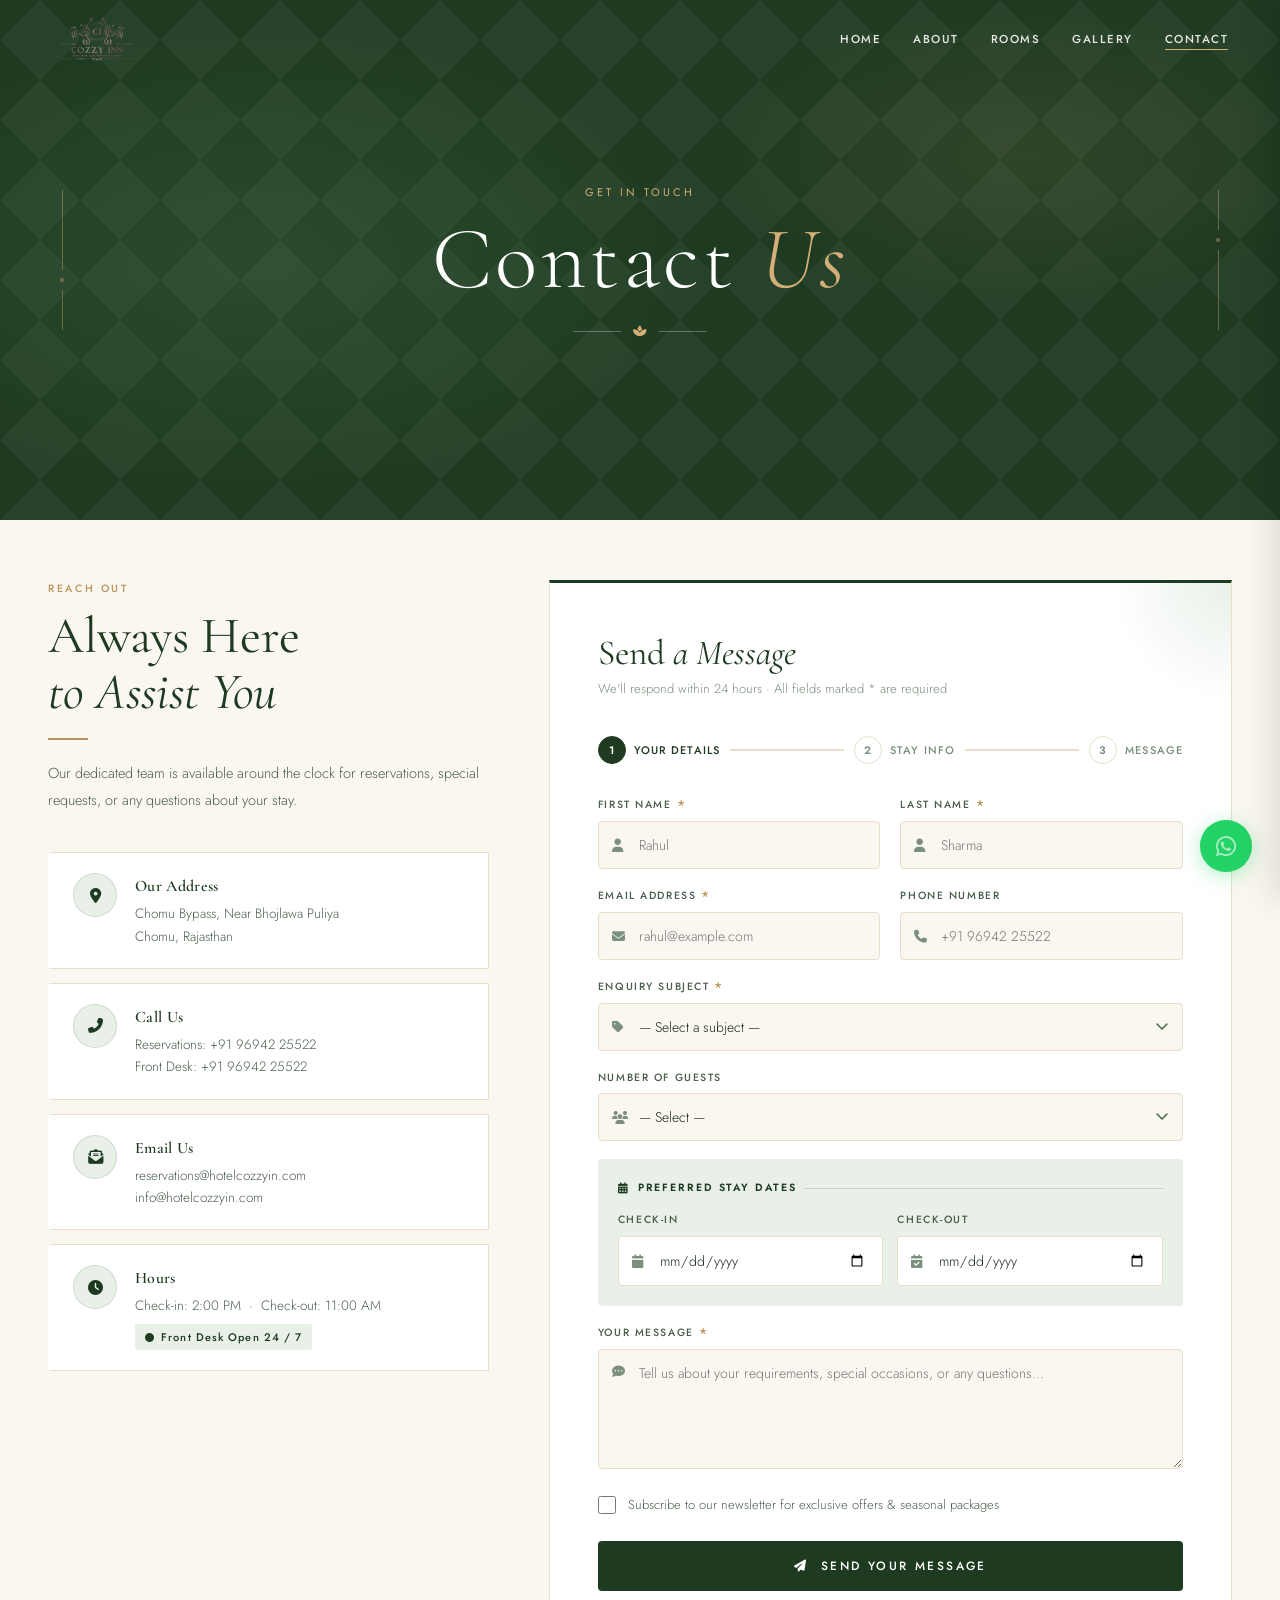
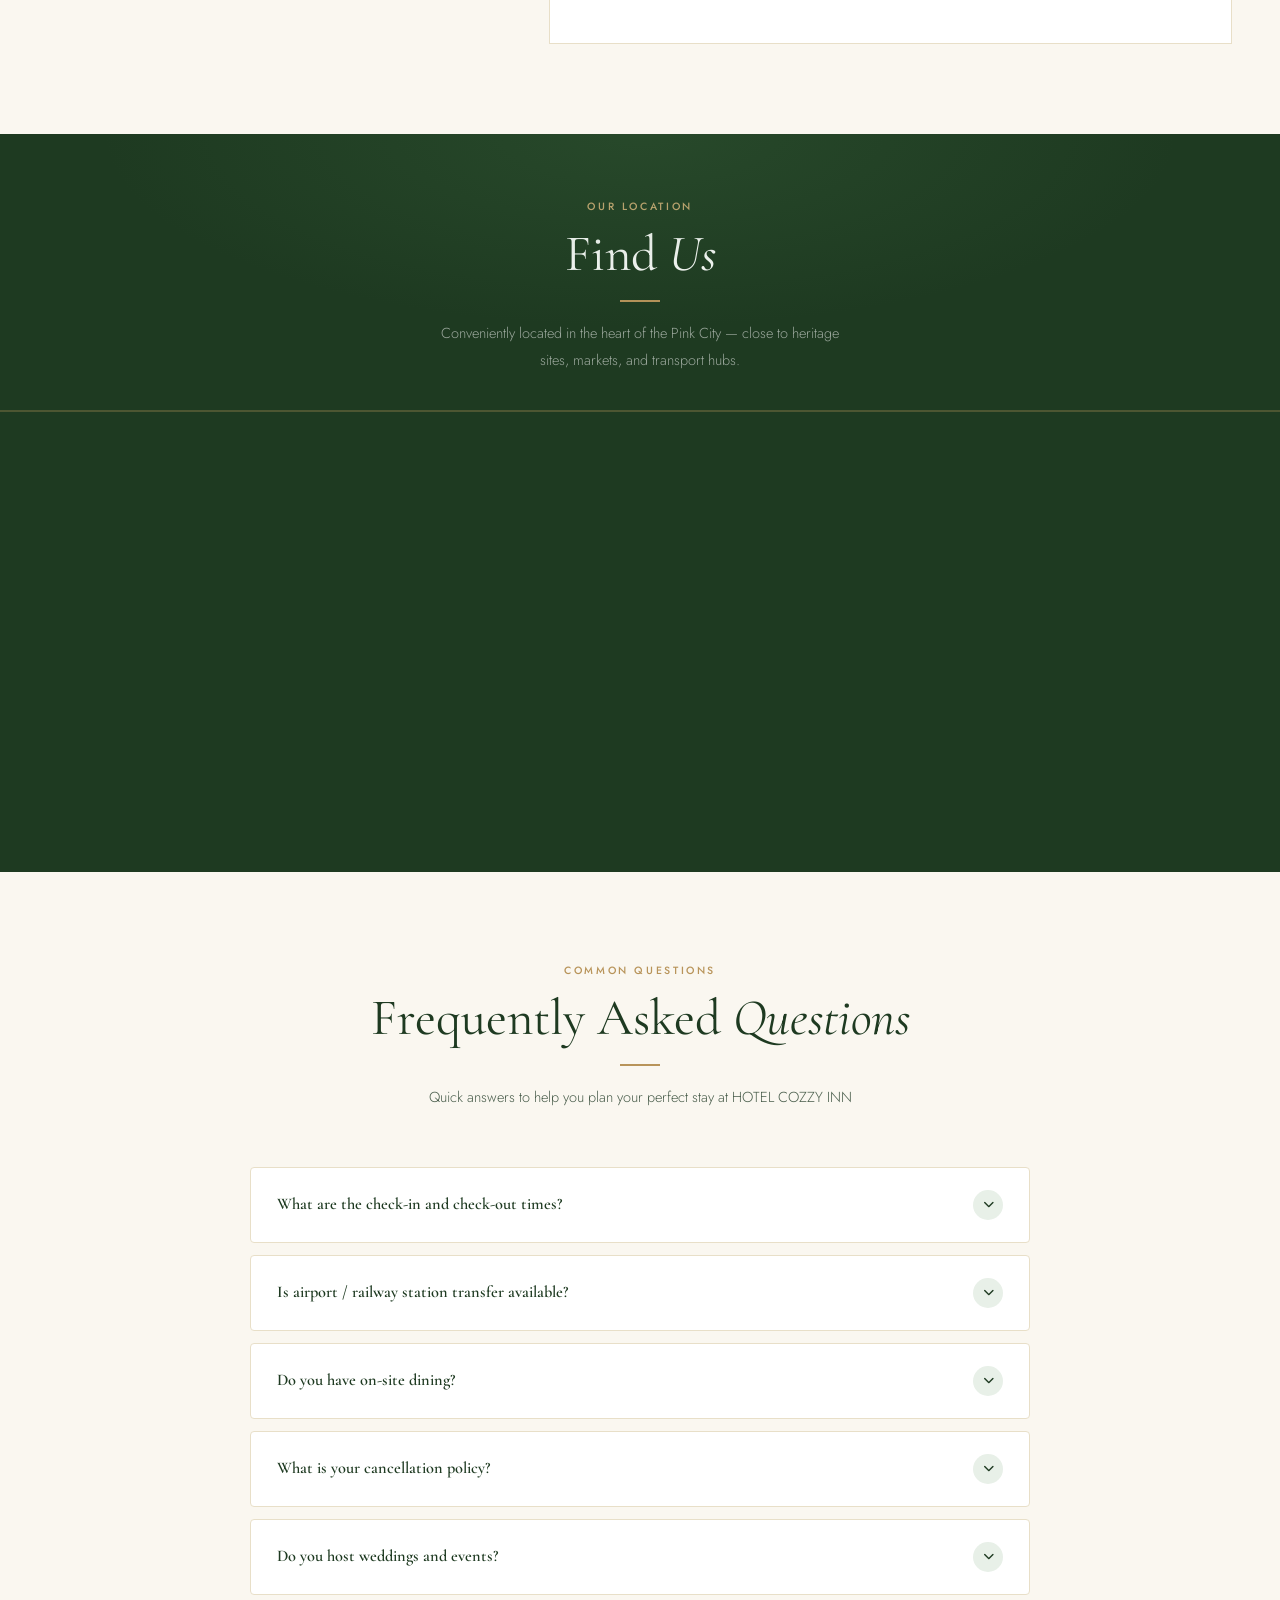
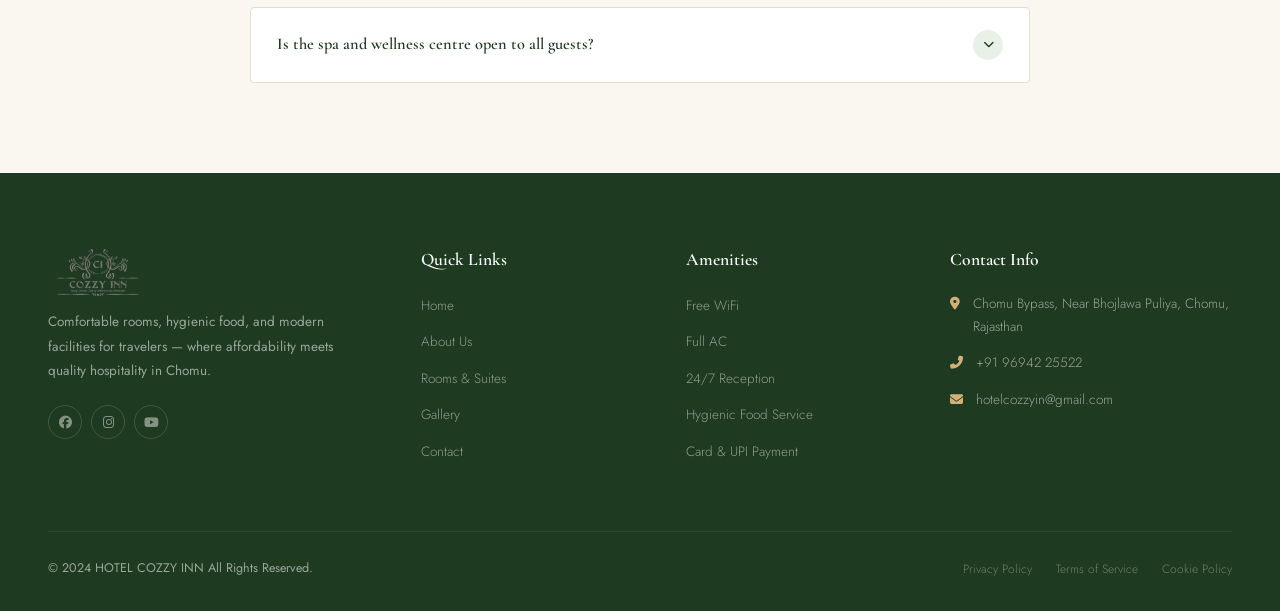
<file: contact.html>
<!DOCTYPE html>
<html lang="en">

<head>
    <meta charset="UTF-8">
    <meta name="viewport" content="width=device-width, initial-scale=1.0">
    <title>HOTEL COZZY INN - Contact</title>
    <link rel="preconnect" href="https://fonts.googleapis.com">
    <link
        href="https://fonts.googleapis.com/css2?family=Cormorant+Garamond:ital,wght@0,300;0,400;0,600;1,300;1,400;1,600&family=Jost:wght@200;300;400;500;600&display=swap"
        rel="stylesheet">
    <link rel="stylesheet" href="https://cdnjs.cloudflare.com/ajax/libs/font-awesome/6.4.0/css/all.min.css">
    <link rel="stylesheet" href="css/contact.css">

    <style>
    </style>
</head>

<body>

    <div class="menu-overlay" id="menuOverlay"></div>

    <div class="mobile-drawer" id="mobileDrawer">
        <div class="mobile-drawer-header">
            <a href="index.html" class="mobile-drawer-logo">
                <!-- <div class="logo-badge"><i class="fas fa-leaf"></i></div>
            <span>HOTEL COZZY INN</span> -->
                <img src="public/finalLogo2.png" alt="Logo" width="100px" style="margin-bottom: 10px;">
            </a>
            <button class="mobile-drawer-close" id="mobileDrawerClose" aria-label="Close menu">
                <i class="fas fa-times"></i>
            </button>
        </div>
        <div class="mobile-drawer-links">
            <a href="index.html">Home</a>
            <a href="about.html">About</a>
            <a href="rooms.html">Rooms</a>
            <a href="gallery.html">Gallery</a>
            <a href="contact.html" class="active">Contact</a>
        </div>
    </div>

    <nav id="navbar">
        <a href="index.html" class="logo">
            <!-- <span class="logo-badge"><i class="fas fa-leaf"></i></span> -->
            <!-- <span class="logo-name">HOTEL COZZY INN</span> -->
            <img src="public/finalLogo2.png" width="90" height="auto" />
        </a>
        <ul class="nav-links" id="navLinks">
            <li><a href="index.html">Home</a></li>
            <li><a href="about.html">About</a></li>
            <li><a href="rooms.html">Rooms</a></li>
            <li><a href="gallery.html">Gallery</a></li>
            <li><a href="contact.html" class="active">Contact</a></li>
        </ul>
        <button class="hamburger" id="hamburger" aria-label="Toggle menu">
            <span></span><span></span><span></span>
        </button>
    </nav>

    <section class="hero">
        <div class="hero-pattern"></div>
        <div class="hero-accent-left"><span></span><span></span><span></span></div>
        <div class="hero-accent-right"><span></span><span></span><span></span></div>
        <div class="hero-content">
            <p class="hero-eyebrow">Get in Touch</p>
            <h1>Contact <em>Us</em></h1>
            <div class="hero-divider">
                <span></span><i class="fas fa-spa"></i><span></span>
            </div>
        </div>
    </section>
    <section class="contact-section">
        <div class="contact-wrap">
            <div class="reveal-left">
                <div class="info-header">
                    <span class="eyebrow">Reach Out</span>
                    <h2 class="section-title">Always Here<br><em>to Assist You</em></h2>
                    <span class="gold-bar"></span>
                    <p class="section-desc">Our dedicated team is available around the clock for reservations, special
                        requests, or any questions about your stay.</p>
                </div>
                <div class="contact-cards">
                    <div class="contact-card">
                        <div class="card-icon"><i class="fas fa-map-marker-alt"></i></div>
                        <div class="card-body">
                            <h4>Our Address</h4>
                            <p>Chomu Bypass, Near Bhojlawa Puliya<br>Chomu, Rajasthan</p>
                        </div>
                    </div>
                    <div class="contact-card">
                        <div class="card-icon"><i class="fas fa-phone-alt"></i></div>
                        <div class="card-body">
                            <h4>Call Us</h4>
                            <p>Reservations: +91 96942 25522<br>Front Desk: +91 96942 25522</p>
                        </div>
                    </div>
                    <div class="contact-card">
                        <div class="card-icon"><i class="fas fa-envelope-open-text"></i></div>
                        <div class="card-body">
                            <h4>Email Us</h4>
                            <p>reservations@hotelcozzyin.com<br>info@hotelcozzyin.com</p>
                        </div>
                    </div>
                    <div class="contact-card">
                        <div class="card-icon"><i class="fas fa-clock"></i></div>
                        <div class="card-body">
                            <h4>Hours</h4>
                            <p>Check-in: 2:00 PM &nbsp;·&nbsp; Check-out: 11:00 AM</p><span class="hours-badge"><i
                                    class="fas fa-circle"></i> Front Desk Open 24 / 7</span>
                        </div>
                    </div>
                </div>

            </div>
            <div class="reveal-right">
                <div class="form-card">
                    <div class="form-heading">
                        <h2>Send <em>a Message</em></h2>
                        <p class="sub">We'll respond within 24 hours · All fields marked * are required</p>
                    </div>
                    <div class="form-steps">
                        <div class="step active" id="step1">
                            <div class="step-dot">1</div><span>Your Details</span>
                        </div>
                        <div class="step-line"></div>
                        <div class="step" id="step2">
                            <div class="step-dot">2</div><span>Stay Info</span>
                        </div>
                        <div class="step-line"></div>
                        <div class="step" id="step3">
                            <div class="step-dot">3</div><span>Message</span>
                        </div>
                    </div>
                    <form id="contactForm" action="https://formspree.io/f/meepkoqr" method="POST" novalidate>
                        <input type="hidden" name="_subject" value="New Contact Form Submission - HOTEL COZZY INN">
                        <input type="text" name="_gotcha" style="display:none">
                        <div class="form-row">
                            <div class="form-group"><label for="firstName">First Name <span
                                        class="label-required">*</span></label>
                                <div class="input-wrap"><input type="text" id="firstName" name="firstName"
                                        placeholder="Rahul" required autocomplete="given-name"><i
                                        class="fas fa-user"></i></div>
                            </div>
                            <div class="form-group"><label for="lastName">Last Name <span
                                        class="label-required">*</span></label>
                                <div class="input-wrap"><input type="text" id="lastName" name="lastName"
                                        placeholder="Sharma" required autocomplete="family-name"><i
                                        class="fas fa-user"></i></div>
                            </div>
                        </div>
                        <div class="form-row">
                            <div class="form-group"><label for="email">Email Address <span
                                        class="label-required">*</span></label>
                                <div class="input-wrap"><input type="email" id="email" name="email"
                                        placeholder="rahul@example.com" required autocomplete="email"><i
                                        class="fas fa-envelope"></i></div>
                            </div>
                            <div class="form-group"><label for="phone">Phone Number</label>
                                <div class="input-wrap"><input type="tel" id="phone" name="phone"
                                        placeholder="+91 96942 25522" autocomplete="tel"><i class="fas fa-phone"></i>
                                </div>
                            </div>
                        </div>
                        <div class="form-group"><label for="subject">Enquiry Subject <span
                                    class="label-required">*</span></label>
                            <div class="input-wrap"><select id="subject" name="subject" required>
                                    <option value="">— Select a subject —</option>
                                    <option value="Room Reservation">Room Reservation</option>
                                    <option value="General Inquiry">General Inquiry</option>
                                    <option value="Special Request">Special Request</option>
                                    <option value="Event / Wedding Booking">Event / Wedding Booking</option>
                                    <option value="Spa & Dining">Spa &amp; Dining</option>
                                    <option value="Feedback">Feedback</option>
                                    <option value="Other">Other</option>
                                </select><i class="fas fa-tag"></i></div>
                        </div>
                        <div class="form-group"><label for="guests">Number of Guests</label>
                            <div class="input-wrap"><select id="guests" name="guests">
                                    <option value="">— Select —</option>
                                    <option value="1">1 Guest</option>
                                    <option value="2">2 Guests</option>
                                    <option value="3-4">3 – 4 Guests</option>
                                    <option value="5+">5+ Guests</option>
                                </select><i class="fas fa-users"></i></div>
                        </div>
                        <div class="dates-row">
                            <div class="dates-row-label"><i class="fas fa-calendar-alt"
                                    style="color:var(--green-deep);font-size:11px;"></i> Preferred Stay Dates</div>
                            <div class="dates-inner">
                                <div class="form-group"><label for="checkIn">Check-in</label>
                                    <div class="input-wrap"><input type="date" id="checkIn" name="Check-in Date"><i
                                            class="fas fa-calendar"></i></div>
                                </div>
                                <div class="form-group"><label for="checkOut">Check-out</label>
                                    <div class="input-wrap"><input type="date" id="checkOut" name="Check-out Date"><i
                                            class="fas fa-calendar-check"></i></div>
                                </div>
                            </div>
                        </div>
                        <div class="form-group"><label for="message">Your Message <span
                                    class="label-required">*</span></label>
                            <div class="input-wrap textarea-wrap"><textarea id="message" name="message" required
                                    placeholder="Tell us about your requirements, special occasions, or any questions…"></textarea><i
                                    class="fas fa-comment-dots"></i></div>
                        </div>
                        <div class="checkbox-wrap"><input type="checkbox" id="newsletter" name="Newsletter Opt-in"
                                value="Yes"><label for="newsletter">Subscribe to our newsletter for exclusive offers
                                &amp; seasonal packages</label></div>
                        <button type="submit" class="btn-submit" id="submitBtn">
                            <span class="btn-text"><i class="fas fa-paper-plane"></i>&nbsp; Send Your Message</span>
                            <span class="btn-loader">
                                <div class="spinner"></div>
                            </span>
                        </button>
                    </form>
                    <div id="formSuccess" class="form-success">
                        <div class="success-icon-wrap"><i class="fas fa-check"></i></div>
                        <h3>Message Received!</h3>
                        <p>Thank you for reaching out to HOTEL COZZY INN<br>Our team will respond within 24 hours.</p>
                        <span class="ref-number" id="refNumber">Reference: #CZY-000000</span><br>
                        <button class="btn-reset" id="resetBtn"><i class="fas fa-redo"></i> Send Another
                            Message</button>
                    </div>
                </div>
            </div>
        </div>
    </section>

    <div class="map-section">
        <div class="map-header reveal">
            <span class="eyebrow">Our Location</span>
            <h2 class="section-title" style="color:var(--white);">Find <em>Us</em></h2>
            <span class="gold-bar" style="margin:18px auto;"></span>
            <p class="section-desc">Conveniently located in the heart of the Pink City — close to heritage sites,
                markets, and transport hubs.</p>
        </div>
        <div class="map-embed-wrap">
            <iframe class="map-embed"
                src="https://www.google.com/maps/embed?pb=!1m18!1m12!1m3!1d3550.2551094729924!2d75.72846538727282!3d27.148262515934075!2m3!1f0!2f0!3f0!3m2!1i1024!2i768!4f13.1!3m3!1m2!1s0x396daba4a8eaeef7%3A0xdc9617a9303e33c9!2sHotel%20Cozzy%20Inn!5e0!3m2!1sen!2sus!4v1775109608479!5m2!1sen!2sus"
                allowfullscreen="" loading="lazy" referrerpolicy="no-referrer-when-downgrade"
                title="HOTEL COZZY INN Location — Chomu"></iframe>
        </div>
    </div>

    <section class="faq-section">
        <div class="faq-header reveal">
            <span class="eyebrow">Common Questions</span>
            <h2 class="section-title">Frequently Asked <em>Questions</em></h2>
            <span class="gold-bar" style="margin:18px auto;"></span>
            <p class="section-desc">Quick answers to help you plan your perfect stay at HOTEL COZZY INN</p>
        </div>
        <div class="faq-grid">
            <div class="faq-item">
                <div class="faq-q">
                    <h3>What are the check-in and check-out times?</h3>
                    <div class="faq-toggle"><i class="fas fa-chevron-down"></i></div>
                </div>
                <div class="faq-a">
                    <div class="faq-a-inner">
                        <p>Check-in begins at 2:00 PM and check-out is by 11:00 AM. Early check-in and late check-out
                            are available on request, subject to room availability.</p>
                    </div>
                </div>
            </div>
            <div class="faq-item">
                <div class="faq-q">
                    <h3>Is airport / railway station transfer available?</h3>
                    <div class="faq-toggle"><i class="fas fa-chevron-down"></i></div>
                </div>
                <div class="faq-a">
                    <div class="faq-a-inner">
                        <p>Yes, we offer complimentary transfers for Premium Suite guests. Other room categories can
                            arrange transfers at an additional charge — please mention at booking.</p>
                    </div>
                </div>
            </div>
            <div class="faq-item">
                <div class="faq-q">
                    <h3>Do you have on-site dining?</h3>
                    <div class="faq-toggle"><i class="fas fa-chevron-down"></i></div>
                </div>
                <div class="faq-a">
                    <div class="faq-a-inner">
                        <p>Our in-house restaurant serves Rajasthani specialties and continental cuisine. A rooftop café
                            with city views is open for breakfast and evening snacks. Room service is available 24/7.
                        </p>
                    </div>
                </div>
            </div>
            <div class="faq-item">
                <div class="faq-q">
                    <h3>What is your cancellation policy?</h3>
                    <div class="faq-toggle"><i class="fas fa-chevron-down"></i></div>
                </div>
                <div class="faq-a">
                    <div class="faq-a-inner">
                        <p>Free cancellation up to 48 hours before check-in. Cancellations within 48 hours are charged
                            one night's stay. Special promotional rates may have different terms.</p>
                    </div>
                </div>
            </div>
            <div class="faq-item">
                <div class="faq-q">
                    <h3>Do you host weddings and events?</h3>
                    <div class="faq-toggle"><i class="fas fa-chevron-down"></i></div>
                </div>
                <div class="faq-a">
                    <div class="faq-a-inner">
                        <p>Absolutely! We have dedicated banquet and lawn spaces for weddings, corporate events, and
                            private celebrations. Contact us for customised packages and pricing.</p>
                    </div>
                </div>
            </div>
            <div class="faq-item">
                <div class="faq-q">
                    <h3>Is the spa and wellness centre open to all guests?</h3>
                    <div class="faq-toggle"><i class="fas fa-chevron-down"></i></div>
                </div>
                <div class="faq-a">
                    <div class="faq-a-inner">
                        <p>Yes, our award-winning spa is open to all hotel guests. Treatments include traditional
                            Ayurvedic therapies, aromatherapy, and modern wellness sessions. Advance booking is
                            recommended.</p>
                    </div>
                </div>
            </div>
        </div>
    </section>

    <footer>
        <div class="footer-grid">
            <div>
                <a href="index.html" class="logo">
                    <!-- <div class="logo-icon" style="margin-bottom: 10px;">
            <svg viewBox="0 0 24 24">
              <path
                d="M12 2C8.5 2 5 4 5 8c0 3 2 5 4 6v8h6v-8c2-1 4-3 4-6 0-4-3.5-6-7-6zm0 2c2.5 0 5 1.5 5 4 0 2-1.5 3.5-3 4.3V18h-4v-5.7c-1.5-.8-3-2.3-3-4.3 0-2.5 2.5-4 5-4z" />
            </svg>
          </div>
          <span class="logo-text">HOTEL COZZY INN</span> -->
                    <img src="public/finalLogo2.png" alt="Logo" width="100px"
                        style="margin-bottom: 10px; filter: contrast(0.2);">
                </a>
                <p>
                    Comfortable rooms, hygienic food, and modern facilities for travelers
                    — where affordability meets quality hospitality in Chomu.
                </p>
                <div class="footer-social">
                    <a href="https://www.facebook.com/profile.php?id=61580657097364" target="_blank"><i
                            class="fab fa-facebook"></i></a>
                    <a href="https://www.instagram.com/hotelcozzyinn_/?hl=en" target="_blank"><i
                            class="fab fa-instagram"></i></a>
                    <!-- <a href="#"><i class="fab fa-twitter"></i></a> -->
                    <a href="https://www.youtube.com/@hotelcozzyin" target="_blank"><i class="fab fa-youtube"></i></a>
                </div>
            </div>
            <div>
                <h4>Quick Links</h4>
                <ul>
                    <li><a href="index.html">Home</a></li>
                    <li><a href="about.html">About Us</a></li>
                    <li><a href="rooms.html">Rooms &amp; Suites</a></li>
                    <li><a href="gallery.html">Gallery</a></li>
                    <li><a href="contact.html">Contact</a></li>
                </ul>
            </div>
            <div>
                <h4>Amenities</h4>
                <ul>
                    <li><a href="about.html">Free WiFi</a></li>
                    <li><a href="about.html">Full AC</a></li>
                    <li><a href="about.html">24/7 Reception</a></li>
                    <li><a href="about.html">Hygienic Food Service</a></li>
                    <li><a href="about.html">Card & UPI Payment</a></li>
                </ul>
            </div>
            <div>
                <h4>Contact Info</h4>
                <div class="fc-item">
                    <i class="fas fa-map-marker-alt" id="gfi"></i><span>Chomu Bypass, Near Bhojlawa Puliya,
                        Chomu, Rajasthan</span>
                </div>
                <div class="fc-item">
                    <i class="fas fa-phone-alt"></i><span>+91 96942 25522</span>
                </div>
                <div class="fc-item">
                    <i class="fas fa-envelope"></i><span>hotelcozzyin@gmail.com</span>
                </div>
            </div>
        </div>
        <div class="footer-bottom">
            <span>&copy; 2024 HOTEL COZZY INN All Rights Reserved.</span>
            <div class="footer-bottom-links">
                <a href="#">Privacy Policy</a><a href="#">Terms of Service</a><a href="#">Cookie Policy</a>
            </div>
        </div>
    </footer>

    <a href="https://wa.me/919694225522" class="whatsapp-btn" target="_blank" rel="noopener noreferrer"
        aria-label="Chat on WhatsApp"><i class="fab fa-whatsapp"></i></a>

    <script>
        const hamburger = document.getElementById('hamburger');
        const mobileDrawer = document.getElementById('mobileDrawer');
        const mobileDrawerClose = document.getElementById('mobileDrawerClose');
        const menuOverlay = document.getElementById('menuOverlay');

        function openDrawer() {
            mobileDrawer.classList.add('open');
            menuOverlay.classList.add('show');
            document.body.style.overflow = 'hidden';
        }
        function closeDrawer() {
            mobileDrawer.classList.remove('open');
            menuOverlay.classList.remove('show');
            document.body.style.overflow = '';
        }

        hamburger.addEventListener('click', openDrawer);
        mobileDrawerClose.addEventListener('click', closeDrawer);
        menuOverlay.addEventListener('click', closeDrawer);
        mobileDrawer.querySelectorAll('a').forEach(a => a.addEventListener('click', closeDrawer));

        const navbar = document.getElementById('navbar');
        const onScroll = () => navbar.classList.toggle('scrolled', window.scrollY > 50);
        window.addEventListener('scroll', onScroll, { passive: true });
        onScroll();

        document.querySelectorAll('.faq-q').forEach(btn => {
            btn.addEventListener('click', () => {
                const item = btn.closest('.faq-item');
                const isOpen = item.classList.contains('open');
                document.querySelectorAll('.faq-item').forEach(el => el.classList.remove('open'));
                if (!isOpen) item.classList.add('open');
            });
        });

        const revealEls = document.querySelectorAll('.reveal, .reveal-left, .reveal-right');
        const revealObs = new IntersectionObserver((entries) => {
            entries.forEach((e, i) => {
                if (e.isIntersecting) { setTimeout(() => e.target.classList.add('visible'), i * 80); revealObs.unobserve(e.target); }
            });
        }, { threshold: 0.05 });
        revealEls.forEach(el => { el.classList.add('animate-start'); revealObs.observe(el); });

        const form = document.getElementById('contactForm');
        const successDiv = document.getElementById('formSuccess');
        const submitBtn = document.getElementById('submitBtn');
        const resetBtn = document.getElementById('resetBtn');
        const refNumber = document.getElementById('refNumber');
        const steps = document.querySelectorAll('.step');

        function genRef() { return 'CZY-' + Math.floor(100000 + Math.random() * 900000); }

        form.addEventListener('submit', async function (e) {
            e.preventDefault();
            if (!form.checkValidity()) { form.reportValidity(); return; }
            submitBtn.classList.add('loading');
            submitBtn.disabled = true;
            steps.forEach((s, i) => { s.classList.remove('active', 'done'); setTimeout(() => s.classList.add(i < steps.length - 1 ? 'done' : 'active'), i * 200); });
            try {
                await fetch(form.action, { method: 'POST', body: new FormData(form), headers: { 'Accept': 'application/json' } });
            } catch (err) { }
            refNumber.textContent = 'Reference: #' + genRef();
            form.style.display = 'none';
            successDiv.style.display = 'block';
            submitBtn.classList.remove('loading');
            submitBtn.disabled = false;
        });

        resetBtn.addEventListener('click', () => {
            form.reset(); form.style.display = 'block'; successDiv.style.display = 'none';
            steps.forEach((s, i) => { s.classList.remove('done', 'active'); if (i === 0) s.classList.add('active'); });
        });

        const checkIn = document.getElementById('checkIn');
        const checkOut = document.getElementById('checkOut');
        const today = new Date().toISOString().split('T')[0];
        checkIn.setAttribute('min', today);
        checkIn.addEventListener('change', () => {
            checkOut.setAttribute('min', checkIn.value);
            if (checkOut.value && checkOut.value < checkIn.value) checkOut.value = '';
        });
    </script>
</body>

</html>
</file>
<file: css/contact.css>
*,
*::before,
*::after {
  box-sizing: border-box;
  margin: 0;
  padding: 0;
}

:root {
  --green-deep: #1e3a21;
  --green-mid: #2c5230;
  --green-light: #3d6b40;
  --green-pale: #e8f0e8;
  --cream: #faf7f0;
  --cream-dark: #f2ede2;
  --cream-border: #e8dfc8;
  --gold: #b8945a;
  --gold-light: #d4af78;
  --gold-dim: rgba(184, 148, 90, 0.18);
  --text-dark: #1a2a1c;
  --text-mid: #4a5e4c;
  --text-light: #7a8f7c;
  --white: #ffffff;
  --shadow-sm: 0 2px 16px rgba(30, 58, 33, 0.08);
  --shadow-md: 0 8px 40px rgba(30, 58, 33, 0.12);
  --ff-head: "Cormorant Garamond", Georgia, serif;
  --ff-body: "Jost", sans-serif;
  --radius: 4px;
  --transition: 0.3s cubic-bezier(0.25, 0.46, 0.45, 0.94);
}

html {
  scroll-behavior: smooth;
}
body {
  font-family: var(--ff-body);
  background: var(--cream);
  color: var(--text-dark);
  font-size: 15px;
  line-height: 1.7;
  overflow-x: hidden;
}
::-webkit-scrollbar {
  width: 6px;
}
::-webkit-scrollbar-track {
  background: var(--cream-dark);
}
::-webkit-scrollbar-thumb {
  background: var(--green-light);
  border-radius: 3px;
}

nav {
  position: fixed;
  top: 0;
  left: 0;
  right: 0;
  z-index: 200;
  padding: 0 52px;
  display: flex;
  align-items: center;
  justify-content: space-between;
  height: 78px;
  background: transparent;
  transition:
    background var(--transition),
    box-shadow var(--transition),
    height var(--transition);
}
nav.scrolled {
  background: rgba(250, 247, 240, 0.97);
  backdrop-filter: blur(16px);
  box-shadow: var(--shadow-sm);
  height: 68px;
  border-bottom: 1px solid var(--cream-border);
}
.logo {
  display: flex;
  align-items: center;
  gap: 13px;
  text-decoration: none;
}
.logo-badge {
  width: 42px;
  height: 42px;
  border-radius: 50%;
  background: rgba(255, 255, 255, 0.14);
  border: 1.5px solid rgba(255, 255, 255, 0.45);
  display: flex;
  align-items: center;
  justify-content: center;
  transition:
    background var(--transition),
    border-color var(--transition);
}
nav.scrolled .logo-badge {
  background: var(--green-deep);
  border-color: var(--green-deep);
}
.logo-badge i {
  color: var(--white);
  font-size: 16px;
}
.logo-name {
  font-family: var(--ff-head);
  font-size: 1.35rem;
  font-weight: 600;
  color: var(--white);
  letter-spacing: 0.05em;
  transition: color var(--transition);
}
nav.scrolled .logo-name {
  color: var(--green-deep);
}
.nav-links {
  list-style: none;
  display: flex;
  align-items: center;
  gap: 32px;
}
.nav-links a {
  text-decoration: none;
  color: rgba(255, 255, 255, 0.88);
  font-size: 11.5px;
  letter-spacing: 0.13em;
  text-transform: uppercase;
  font-weight: 500;
  position: relative;
  padding-bottom: 3px;
  transition: color var(--transition);
}
.nav-links a::after {
  content: "";
  position: absolute;
  bottom: 0;
  left: 0;
  right: 0;
  height: 1.5px;
  background: var(--gold-light);
  transform: scaleX(0);
  transform-origin: left;
  transition: transform var(--transition);
}
.nav-links a:hover::after,
.nav-links a.active::after {
  transform: scaleX(1);
}
nav.scrolled .nav-links a {
  color: var(--text-mid);
}
nav.scrolled .nav-links a:hover,
nav.scrolled .nav-links a.active {
  color: var(--green-deep);
}
.nav-cta {
  background: var(--gold) !important;
  color: var(--white) !important;
  padding: 10px 28px !important;
  border-radius: 2px !important;
  letter-spacing: 0.13em !important;
}
.nav-cta::after {
  display: none !important;
}
.nav-cta:hover {
  background: var(--green-deep) !important;
}

.hamburger {
  display: none;
  flex-direction: column;
  align-items: center;
  justify-content: center;
  gap: 5px;
  width: 42px;
  height: 42px;
  background: transparent;
  border: none;
  border-radius: 6px;
  cursor: pointer;
  z-index: 400;
  flex-shrink: 0;
}
.hamburger span {
  display: block;
  width: 20px;
  height: 2px;
  background: #fff;
  border-radius: 2px;
  transition:
    transform 0.3s ease,
    opacity 0.25s ease,
    background 0.3s;
}
/* nav.scrolled .hamburger {
  background: var(--green-pale);
  border-color: var(--cream-border);
}
  */
nav.scrolled .hamburger span {
  background: var(--green-deep);
} 

.menu-overlay {
  position: fixed;
  inset: 0;
  background: rgba(0, 0, 0, 0.5);
  z-index: 1040;
  opacity: 0;
  visibility: hidden;
  transition: all 0.3s;
}
.menu-overlay.show {
  opacity: 1;
  visibility: visible;
}

.mobile-drawer {
  position: fixed;
  top: 0;
  right: -100%;
  width: 100%;
  height: 100vh;
  background: #ffffff;
  z-index: 1050;
  display: flex;
  flex-direction: column;
  transition: right 0.4s cubic-bezier(0.25, 0.46, 0.45, 0.94);
  box-shadow: -10px 0 30px rgba(0, 0, 0, 0.1);
}
.mobile-drawer.open {
  right: 0;
}

.mobile-drawer-header {
  display: flex;
  align-items: center;
  justify-content: space-between;
  padding: 0 24px;
  height: 72px;
  border-bottom: 1px solid var(--cream-border);
  flex-shrink: 0;
}
.mobile-drawer-logo {
  display: flex;
  align-items: center;
  gap: 12px;
  text-decoration: none;
}
.mobile-drawer-logo .logo-badge {
  width: 38px;
  height: 38px;
  border-radius: 50%;
  background: var(--green-deep);
  border: 1.5px solid var(--green-deep);
  display: flex;
  align-items: center;
  justify-content: center;
}
.mobile-drawer-logo .logo-badge i {
  color: var(--white);
  font-size: 15px;
}
.mobile-drawer-logo span {
  font-family: var(--ff-head);
  font-size: 1.25rem;
  font-weight: 600;
  color: var(--green-deep);
  letter-spacing: 0.04em;
}

.mobile-drawer-close {
  width: 40px;
  height: 40px;
  background: none;
  border: none;
  cursor: pointer;
  display: flex;
  align-items: center;
  justify-content: center;
  z-index: 1200;
  flex-shrink: 0;
  color: var(--text-dark);
  font-size: 18px;
  transition: color var(--transition);
}
.mobile-drawer-close:hover {
  color: var(--green-deep);
}

.mobile-drawer-links {
  display: flex;
  flex-direction: column;
  padding-top: 16px;
}
.mobile-drawer-links a {
  display: block;
  padding: 18px 40px;
  font-size: 12px;
  font-weight: 500;
  letter-spacing: 0.18em;
  text-transform: uppercase;
  color: var(--text-mid);
  text-decoration: none;
  border-bottom: 1px solid var(--cream-border);
  transition: all var(--transition);
}
.mobile-drawer-links a:hover {
  background: var(--green-pale);
  color: var(--green-deep);
}
.mobile-drawer-links a.active {
  color: var(--green-deep);
  border-left: 3px solid var(--gold);
  padding-left: 37px;
}

.hero {
  height: 520px;
  background: var(--green-deep);
  display: flex;
  flex-direction: column;
  align-items: center;
  justify-content: center;
  text-align: center;
  padding: 0 24px;
  position: relative;
  overflow: hidden;
}
.hero::before {
  content: "";
  position: absolute;
  inset: 0;
  background:
    radial-gradient(
      ellipse 60% 80% at 20% 50%,
      rgba(61, 107, 64, 0.35) 0%,
      transparent 60%
    ),
    radial-gradient(
      ellipse 50% 60% at 80% 30%,
      rgba(184, 148, 90, 0.12) 0%,
      transparent 50%
    );
}
.hero-pattern {
  position: absolute;
  inset: 0;
  opacity: 0.04;
  background-image: url("data:image/svg+xml,%3Csvg width='80' height='80' viewBox='0 0 80 80' xmlns='http://www.w3.org/2000/svg'%3E%3Cg fill='%23ffffff' fill-rule='evenodd'%3E%3Cpath d='M40 0L80 40 40 80 0 40z'/%3E%3C/g%3E%3C/svg%3E");
}
.hero-accent-left {
  position: absolute;
  left: 60px;
  top: 50%;
  transform: translateY(-50%);
  display: flex;
  flex-direction: column;
  align-items: center;
  gap: 8px;
  opacity: 0.4;
}
.hero-accent-right {
  position: absolute;
  right: 60px;
  top: 50%;
  transform: translateY(-50%);
  display: flex;
  flex-direction: column;
  align-items: center;
  gap: 8px;
  opacity: 0.4;
}
.hero-accent-left span,
.hero-accent-right span {
  display: block;
  width: 1px;
  background: var(--gold-light);
}
.hero-accent-left span:nth-child(1),
.hero-accent-right span:nth-child(3) {
  height: 80px;
}
.hero-accent-left span:nth-child(3),
.hero-accent-right span:nth-child(1) {
  height: 40px;
}
.hero-accent-left span:nth-child(2),
.hero-accent-right span:nth-child(2) {
  height: 4px;
  width: 4px;
  border-radius: 50%;
  background: var(--gold-light);
}
.hero-content {
  position: relative;
  z-index: 2;
}
.hero-eyebrow {
  font-size: 11px;
  letter-spacing: 0.28em;
  text-transform: uppercase;
  color: var(--gold-light);
  font-weight: 400;
  margin-bottom: 16px;
  animation: fadeUp 0.8s ease both;
}
.hero h1 {
  font-family: var(--ff-head);
  font-size: clamp(3.2rem, 7vw, 5.5rem);
  font-weight: 300;
  color: var(--white);
  letter-spacing: 0.04em;
  line-height: 0.95;
  animation: fadeUp 0.8s 0.12s ease both;
}
.hero h1 em {
  font-style: italic;
  color: var(--gold-light);
}
.hero-divider {
  display: flex;
  align-items: center;
  justify-content: center;
  gap: 12px;
  margin: 24px auto 0;
  animation: fadeUp 0.8s 0.24s ease both;
}
.hero-divider span {
  display: block;
  width: 48px;
  height: 1px;
  background: rgba(255, 255, 255, 0.3);
}
.hero-divider i {
  color: var(--gold-light);
  font-size: 12px;
}
@keyframes fadeUp {
  from {
    opacity: 0;
    transform: translateY(20px);
  }
  to {
    opacity: 1;
    transform: translateY(0);
  }
}

.container {
  max-width: 1200px;
  margin: 0 auto;
}
.eyebrow {
  font-size: 10.5px;
  letter-spacing: 0.25em;
  text-transform: uppercase;
  color: var(--gold);
  font-weight: 500;
  margin-bottom: 10px;
  display: block;
}
.section-title {
  font-family: var(--ff-head);
  font-size: clamp(2rem, 4vw, 3.2rem);
  font-weight: 400;
  color: var(--green-deep);
  line-height: 1.1;
}
.section-title em {
  font-style: italic;
}
.gold-bar {
  display: block;
  width: 40px;
  height: 2px;
  background: var(--gold);
  margin: 18px 0 20px;
}
.section-desc {
  color: var(--text-mid);
  font-size: 14.5px;
  line-height: 1.85;
  font-weight: 300;
}

.contact-section {
  padding: 60px 48px 90px;
}
.contact-wrap {
  display: grid;
  grid-template-columns: 1fr 1.55fr;
  gap: 60px;
  align-items: start;
  max-width: 1200px;
  margin: 0 auto;
}
.info-header {
  margin-bottom: 38px;
}
.contact-cards {
  display: flex;
  flex-direction: column;
  gap: 14px;
}
.contact-card {
  display: flex;
  align-items: flex-start;
  gap: 18px;
  background: var(--white);
  border: 1px solid var(--cream-border);
  border-left: 3px solid transparent;
  padding: 20px 22px;
  transition:
    border-left-color var(--transition),
    transform var(--transition);
  cursor: default;
}
.contact-card:hover {
  border-left-color: var(--gold);
  transform: translateX(4px);
}
.card-icon {
  width: 44px;
  height: 44px;
  flex-shrink: 0;
  background: var(--green-pale);
  border: 1px solid rgba(30, 58, 33, 0.12);
  border-radius: 50%;
  display: flex;
  align-items: center;
  justify-content: center;
  color: var(--green-deep);
  font-size: 15px;
  transition:
    background var(--transition),
    color var(--transition);
}
.contact-card:hover .card-icon {
  background: var(--green-deep);
  color: var(--white);
}
.card-body h4 {
  font-family: var(--ff-head);
  font-size: 1rem;
  font-weight: 600;
  color: var(--green-deep);
  margin-bottom: 3px;
  letter-spacing: 0.02em;
}
.card-body p {
  font-size: 13.5px;
  color: var(--text-mid);
  line-height: 1.65;
  font-weight: 300;
}
.hours-badge {
  display: inline-flex;
  align-items: center;
  gap: 6px;
  background: var(--green-pale);
  color: var(--green-deep);
  font-size: 11px;
  font-weight: 500;
  letter-spacing: 0.1em;
  padding: 4px 10px;
  margin-top: 6px;
  border-radius: 2px;
}
.hours-badge i {
  font-size: 9px;
}
.social-wrap {
  margin-top: 32px;
}
.social-wrap h4 {
  font-family: var(--ff-head);
  font-size: 1rem;
  font-weight: 600;
  color: var(--green-deep);
  margin-bottom: 14px;
}
.social-row {
  display: flex;
  gap: 10px;
}
.social-btn {
  width: 38px;
  height: 38px;
  border-radius: 50%;
  border: 1px solid var(--cream-border);
  display: flex;
  align-items: center;
  justify-content: center;
  color: var(--text-mid);
  font-size: 14px;
  text-decoration: none;
  transition:
    background var(--transition),
    color var(--transition),
    border-color var(--transition),
    transform var(--transition);
}
.social-btn:hover {
  background: var(--green-deep);
  color: var(--white);
  border-color: var(--green-deep);
  transform: translateY(-3px);
}

.form-card {
  background: var(--white);
  border: 1px solid var(--cream-border);
  border-top: 3px solid var(--green-deep);
  padding: 52px 48px;
  position: relative;
  overflow: hidden;
}
.form-card::before {
  content: "";
  position: absolute;
  top: 0;
  right: 0;
  width: 120px;
  height: 120px;
  background: radial-gradient(
    circle at top right,
    var(--green-pale) 0%,
    transparent 70%
  );
  pointer-events: none;
}
.form-heading {
  margin-bottom: 36px;
}
.form-heading h2 {
  font-family: var(--ff-head);
  font-size: 2.2rem;
  font-weight: 400;
  color: var(--green-deep);
  line-height: 1.05;
}
.form-heading h2 em {
  font-style: italic;
}
.form-heading .sub {
  font-size: 13px;
  color: var(--text-light);
  margin-top: 6px;
  font-weight: 300;
}
.form-steps {
  display: flex;
  align-items: center;
  margin-bottom: 32px;
}
.step {
  display: flex;
  align-items: center;
  gap: 8px;
  font-size: 11px;
  letter-spacing: 0.1em;
  text-transform: uppercase;
  color: var(--text-light);
  font-weight: 500;
}
.step.active {
  color: var(--green-deep);
}
.step-dot {
  width: 28px;
  height: 28px;
  border-radius: 50%;
  border: 1.5px solid var(--cream-border);
  display: flex;
  align-items: center;
  justify-content: center;
  font-size: 11px;
  font-weight: 600;
  color: var(--text-light);
  transition: all var(--transition);
}
.step.active .step-dot {
  background: var(--green-deep);
  border-color: var(--green-deep);
  color: var(--white);
}
.step.done .step-dot {
  background: var(--gold);
  border-color: var(--gold);
  color: var(--white);
}
.step-line {
  flex: 1;
  height: 1.5px;
  background: var(--cream-border);
  margin: 0 10px;
}
.form-row {
  display: grid;
  grid-template-columns: 1fr 1fr;
  gap: 20px;
}
.form-group {
  display: flex;
  flex-direction: column;
  margin-bottom: 18px;
  position: relative;
}
.form-group label {
  font-size: 10.5px;
  letter-spacing: 0.15em;
  text-transform: uppercase;
  font-weight: 500;
  color: var(--text-mid);
  margin-bottom: 7px;
  display: flex;
  align-items: center;
  gap: 5px;
}
.label-required {
  color: var(--gold);
  font-size: 14px;
  line-height: 1;
}
.input-wrap {
  position: relative;
}
.input-wrap i {
  position: absolute;
  left: 14px;
  top: 50%;
  transform: translateY(-50%);
  color: var(--text-light);
  font-size: 13px;
  pointer-events: none;
  transition: color var(--transition);
}
.input-wrap.textarea-wrap i {
  top: 16px;
  transform: none;
}
.form-group input,
.form-group select,
.form-group textarea {
  border: 1.5px solid var(--cream-border);
  border-radius: var(--radius);
  padding: 13px 16px 13px 40px;
  font-family: var(--ff-body);
  font-size: 14px;
  color: var(--text-dark);
  background: var(--cream);
  outline: none;
  width: 100%;
  font-weight: 300;
  transition:
    border-color var(--transition),
    box-shadow var(--transition),
    background var(--transition);
  -webkit-appearance: none;
}
.form-group input:focus,
.form-group select:focus,
.form-group textarea:focus {
  border-color: var(--green-light);
  box-shadow: 0 0 0 3.5px rgba(61, 107, 64, 0.1);
  background: var(--white);
}
.input-wrap:focus-within i {
  color: var(--green-light);
}
.form-group textarea {
  resize: vertical;
  min-height: 120px;
  padding-top: 13px;
}
.form-group select {
  cursor: pointer;
  background-image: url("data:image/svg+xml,%3Csvg xmlns='http://www.w3.org/2000/svg' width='12' height='8'%3E%3Cpath d='M1 1l5 5 5-5' stroke='%233d6b40' stroke-width='1.5' fill='none' stroke-linecap='round'/%3E%3C/svg%3E");
  background-repeat: no-repeat;
  background-position: right 14px center;
  background-color: var(--cream);
}
.dates-row {
  background: var(--green-pale);
  padding: 20px;
  border-radius: var(--radius);
  margin-bottom: 18px;
}
.dates-row-label {
  font-size: 10.5px;
  letter-spacing: 0.18em;
  text-transform: uppercase;
  color: var(--green-deep);
  font-weight: 600;
  margin-bottom: 14px;
  display: flex;
  align-items: center;
  gap: 8px;
}
.dates-row-label::after {
  content: "";
  flex: 1;
  height: 1px;
  background: rgba(30, 58, 33, 0.15);
}
.dates-inner {
  display: grid;
  grid-template-columns: 1fr 1fr;
  gap: 14px;
}
.dates-inner .form-group {
  margin-bottom: 0;
}
.dates-inner input {
  background: var(--white);
}
.checkbox-wrap {
  display: flex;
  align-items: center;
  gap: 12px;
  margin-bottom: 26px;
  cursor: pointer;
}
.checkbox-wrap input[type="checkbox"] {
  width: 18px;
  height: 18px;
  flex-shrink: 0;
  accent-color: var(--green-deep);
  cursor: pointer;
}
.checkbox-wrap label {
  font-size: 13px;
  color: var(--text-mid);
  cursor: pointer;
  font-weight: 300;
  line-height: 1.5;
}
.btn-submit {
  width: 100%;
  padding: 16px 28px;
  background: var(--green-deep);
  color: var(--white);
  border: none;
  border-radius: var(--radius);
  cursor: pointer;
  font-family: var(--ff-body);
  font-size: 12px;
  font-weight: 500;
  letter-spacing: 0.2em;
  text-transform: uppercase;
  display: flex;
  align-items: center;
  justify-content: center;
  gap: 12px;
  transition:
    background var(--transition),
    transform var(--transition);
  position: relative;
  overflow: hidden;
}
.btn-submit::before {
  content: "";
  position: absolute;
  inset: 0;
  background: linear-gradient(
    90deg,
    transparent,
    rgba(255, 255, 255, 0.08),
    transparent
  );
  transform: translateX(-100%);
  transition: transform 0.6s ease;
}
.btn-submit:hover::before {
  transform: translateX(100%);
}
.btn-submit:hover {
  background: var(--green-mid);
  transform: translateY(-2px);
}
.btn-submit:active {
  transform: translateY(0);
}
.btn-submit .btn-loader {
  display: none;
}
.btn-submit.loading .btn-text {
  display: none;
}
.btn-submit.loading .btn-loader {
  display: inline-block;
}
.spinner {
  width: 18px;
  height: 18px;
  border-radius: 50%;
  border: 2px solid rgba(255, 255, 255, 0.3);
  border-top-color: var(--white);
  animation: spin 0.7s linear infinite;
}
@keyframes spin {
  to {
    transform: rotate(360deg);
  }
}
.form-success {
  display: none;
  text-align: center;
  padding: 60px 32px;
  animation: fadeUp 0.5s ease both;
}
.success-icon-wrap {
  width: 80px;
  height: 80px;
  border-radius: 50%;
  background: var(--green-pale);
  border: 2px solid rgba(30, 58, 33, 0.15);
  display: flex;
  align-items: center;
  justify-content: center;
  margin: 0 auto 24px;
}
.success-icon-wrap i {
  font-size: 32px;
  color: var(--green-deep);
}
.form-success h3 {
  font-family: var(--ff-head);
  font-size: 2rem;
  font-weight: 400;
  color: var(--green-deep);
  margin-bottom: 10px;
}
.form-success p {
  color: var(--text-mid);
  font-size: 14px;
  font-weight: 300;
  line-height: 1.8;
}
.form-success .ref-number {
  display: inline-block;
  margin-top: 20px;
  font-size: 11px;
  letter-spacing: 0.2em;
  text-transform: uppercase;
  color: var(--gold);
  background: var(--cream-dark);
  padding: 8px 20px;
  border-radius: 2px;
}
.btn-reset {
  margin-top: 24px;
  display: inline-flex;
  align-items: center;
  gap: 8px;
  font-size: 11.5px;
  letter-spacing: 0.15em;
  text-transform: uppercase;
  color: var(--green-deep);
  text-decoration: none;
  font-weight: 500;
  border-bottom: 1px solid var(--gold);
  padding-bottom: 2px;
  cursor: pointer;
  background: none;
  border-top: none;
  border-left: none;
  border-right: none;
  transition: color var(--transition);
}
.btn-reset:hover {
  color: var(--gold);
}

.map-section {
  background: var(--green-deep);
  position: relative;
  overflow: hidden;
}
.map-header {
  padding: 64px 48px 36px;
  text-align: center;
  position: relative;
  z-index: 2;
}
.map-header::before {
  content: "";
  position: absolute;
  inset: 0;
  background: radial-gradient(
    ellipse 60% 100% at 50% 0%,
    rgba(61, 107, 64, 0.3) 0%,
    transparent 70%
  );
  pointer-events: none;
}
.map-header .eyebrow {
  color: var(--gold-light);
}
.map-header .section-title {
  color: var(--white);
}
.map-header .gold-bar {
  margin: 18px auto;
}
.map-header .section-desc {
  color: rgba(255, 255, 255, 0.55);
  margin: 0 auto;
  max-width: 420px;
}
.map-embed-wrap {
  padding: 0 60px 60px;
  border-top: 2px solid rgba(184, 148, 90, 0.3);
}
.map-embed {
  width: 100%;
  height: 400px;
  border: none;
  display: block;
  filter: sepia(15%) brightness(0.95);
  border-radius: 4px;
}

.faq-section {
  padding: 90px 48px;
}
.faq-header {
  text-align: center;
  margin-bottom: 56px;
}
.faq-header .gold-bar {
  margin: 18px auto;
}
.faq-header .section-desc {
  margin: 0 auto;
  text-align: center;
  max-width: 480px;
}
.faq-grid {
  display: grid;
  grid-template-columns: 1fr;
  gap: 12px;
  max-width: 780px;
  margin: 0 auto;
}
.faq-item {
  background: var(--white);
  border: 1px solid var(--cream-border);
  border-radius: var(--radius);
  overflow: hidden;
  transition:
    box-shadow var(--transition),
    border-color var(--transition);
}
.faq-item:hover {
  border-color: rgba(30, 58, 33, 0.15);
}
.faq-item.open {
  border-color: rgba(30, 58, 33, 0.2);
  box-shadow: var(--shadow-sm);
}
.faq-q {
  display: flex;
  align-items: center;
  justify-content: space-between;
  padding: 22px 26px;
  cursor: pointer;
  gap: 16px;
  user-select: none;
}
.faq-q h3 {
  font-family: var(--ff-head);
  font-size: 1.02rem;
  font-weight: 600;
  color: var(--green-deep);
  line-height: 1.3;
}
.faq-toggle {
  width: 30px;
  height: 30px;
  border-radius: 50%;
  flex-shrink: 0;
  background: var(--green-pale);
  display: flex;
  align-items: center;
  justify-content: center;
  transition:
    background var(--transition),
    transform var(--transition);
}
.faq-toggle i {
  color: var(--green-deep);
  font-size: 11px;
  transition: transform var(--transition);
}
.faq-item.open .faq-toggle {
  background: var(--green-deep);
}
.faq-item.open .faq-toggle i {
  color: var(--white);
  transform: rotate(180deg);
}
.faq-a {
  max-height: 0;
  overflow: hidden;
  transition: max-height 0.4s ease;
}
.faq-item.open .faq-a {
  max-height: 400px;
}
.faq-a-inner {
  padding: 0 26px 22px;
  border-top: 1px solid var(--cream-border);
}
.faq-a-inner p {
  font-size: 14px;
  color: var(--text-mid);
  line-height: 1.8;
  font-weight: 300;
  padding-top: 16px;
}

footer {
  background: var(--green-deep);
  color: rgba(255, 255, 255, 0.55);
  padding: 72px 48px 32px;
}
.footer-grid {
  display: grid;
  grid-template-columns: 1.5fr 1fr 1fr 1.3fr;
  gap: 48px;
  max-width: 1200px;
  margin: 0 auto 56px;
}
.footer-logo-link {
  display: flex;
  align-items: center;
  gap: 12px;
  text-decoration: none;
  margin-bottom: 18px;
}
.footer-logo-badge {
  width: 38px;
  height: 38px;
  border-radius: 50%;
  background: rgba(255, 255, 255, 0.1);
  border: 1px solid rgba(255, 255, 255, 0.2);
  display: flex;
  align-items: center;
  justify-content: center;
}
.footer-logo-badge i {
  color: var(--gold-light);
  font-size: 15px;
}
.footer-logo-link span {
  font-family: var(--ff-head);
  font-size: 1.3rem;
  color: var(--white);
}
footer p {
  font-size: 13.5px;
  line-height: 1.8;
}
.footer-social {
  display: flex;
  gap: 9px;
  margin-top: 22px;
}
.footer-social a {
  width: 34px;
  height: 34px;
  border-radius: 50%;
  border: 1px solid rgba(255, 255, 255, 0.15);
  display: flex;
  align-items: center;
  justify-content: center;
  color: rgba(255, 255, 255, 0.45);
  font-size: 13px;
  text-decoration: none;
  transition:
    background var(--transition),
    color var(--transition),
    border-color var(--transition);
}
.footer-social a:hover {
  background: var(--gold);
  color: var(--white);
  border-color: var(--gold);
}
footer h4 {
  font-family: var(--ff-head);
  font-size: 1.1rem;
  color: var(--white);
  margin-bottom: 18px;
  font-weight: 600;
}
footer ul {
  list-style: none;
}
footer ul li {
  margin-bottom: 11px;
}
footer ul a {
  color: rgba(255, 255, 255, 0.5);
  text-decoration: none;
  font-size: 13.5px;
  font-weight: 300;
  transition: color var(--transition);
}
footer ul a:hover {
  color: var(--gold-light);
}
.fc-item {
  display: flex;
  gap: 13px;
  align-items: flex-start;
  margin-bottom: 14px;
  font-size: 13.5px;
  font-weight: 300;
}
.fc-item i {
  color: var(--gold-light);
  margin-top: 4px;
  flex-shrink: 0;
  font-size: 13px;
}
.footer-bottom {
  max-width: 1200px;
  margin: 0 auto;
  border-top: 1px solid rgba(255, 255, 255, 0.08);
  padding-top: 26px;
  display: flex;
  align-items: center;
  justify-content: space-between;
  flex-wrap: wrap;
  gap: 12px;
}
.footer-bottom span {
  font-size: 12.5px;
}
.footer-bottom-links {
  display: flex;
  gap: 24px;
}
.footer-bottom-links a {
  color: rgba(255, 255, 255, 0.35);
  text-decoration: none;
  font-size: 12px;
  font-weight: 300;
  transition: color var(--transition);
}
.footer-bottom-links a:hover {
  color: var(--gold-light);
}

.whatsapp-btn {
  position: fixed;
  bottom: 28px;
  right: 28px;
  z-index: 300;
  width: 52px;
  height: 52px;
  border-radius: 50%;
  background: #25d366;
  color: var(--white);
  display: flex;
  align-items: center;
  justify-content: center;
  font-size: 23px;
  text-decoration: none;
  box-shadow: 0 4px 20px rgba(37, 211, 102, 0.35);
  transition:
    transform var(--transition),
    box-shadow var(--transition);
}
.whatsapp-btn:hover {
  transform: scale(1.1) translateY(-2px);
  box-shadow: 0 8px 28px rgba(37, 211, 102, 0.45);
}
.whatsapp-btn::before {
  content: "";
  position: absolute;
  width: 52px;
  height: 52px;
  border-radius: 50%;
  background: rgba(37, 211, 102, 0.4);
  animation: pulse 2.5s ease-out infinite;
}
@keyframes pulse {
  0% {
    transform: scale(1);
    opacity: 0.8;
  }
  100% {
    transform: scale(1.9);
    opacity: 0;
  }
}

.reveal,
.reveal-left,
.reveal-right {
  opacity: 1;
  transform: none;
  transition:
    opacity 0.7s ease,
    transform 0.7s ease;
}
.reveal.animate-start {
  opacity: 0;
  transform: translateY(24px);
}
.reveal-left.animate-start {
  opacity: 0;
  transform: translateX(-24px);
}
.reveal-right.animate-start {
  opacity: 0;
  transform: translateX(24px);
}
.reveal.visible,
.reveal-left.visible,
.reveal-right.visible {
  opacity: 1 !important;
  transform: none !important;
}

@media (max-width: 1024px) {
  nav {
    padding: 0 32px;
  }
  .contact-section,
  .faq-section {
    padding-left: 32px;
    padding-right: 32px;
  }
  .map-header {
    padding: 52px 32px 32px;
  }
  .map-embed-wrap {
    padding: 0 32px 48px;
  }
  footer {
    padding: 60px 32px 28px;
  }
}
@media (max-width: 900px) {
  .contact-wrap {
    grid-template-columns: 1fr;
    gap: 44px;
  }
  .form-card {
    padding: 36px 30px;
  }
  .footer-grid {
    grid-template-columns: 1fr 1fr;
  }
  .hero-accent-left,
  .hero-accent-right {
    display: none;
  }
}
@media (max-width: 768px) {
  nav {
    padding: 0 20px;
  }
  .hamburger {
    display: flex;
  }
  .nav-links {
    display: none;
  }
}
@media (max-width: 640px) {
  .form-row,
  .dates-inner {
    grid-template-columns: 1fr;
  }
  .footer-grid {
    grid-template-columns: 1fr;
  }
  .footer-bottom {
    flex-direction: column;
    text-align: center;
  }
  .hero {
    height: 380px;
  }
  .form-steps {
    display: none;
  }
  .map-embed-wrap {
    padding: 0 20px 36px;
  }
}
</file>
